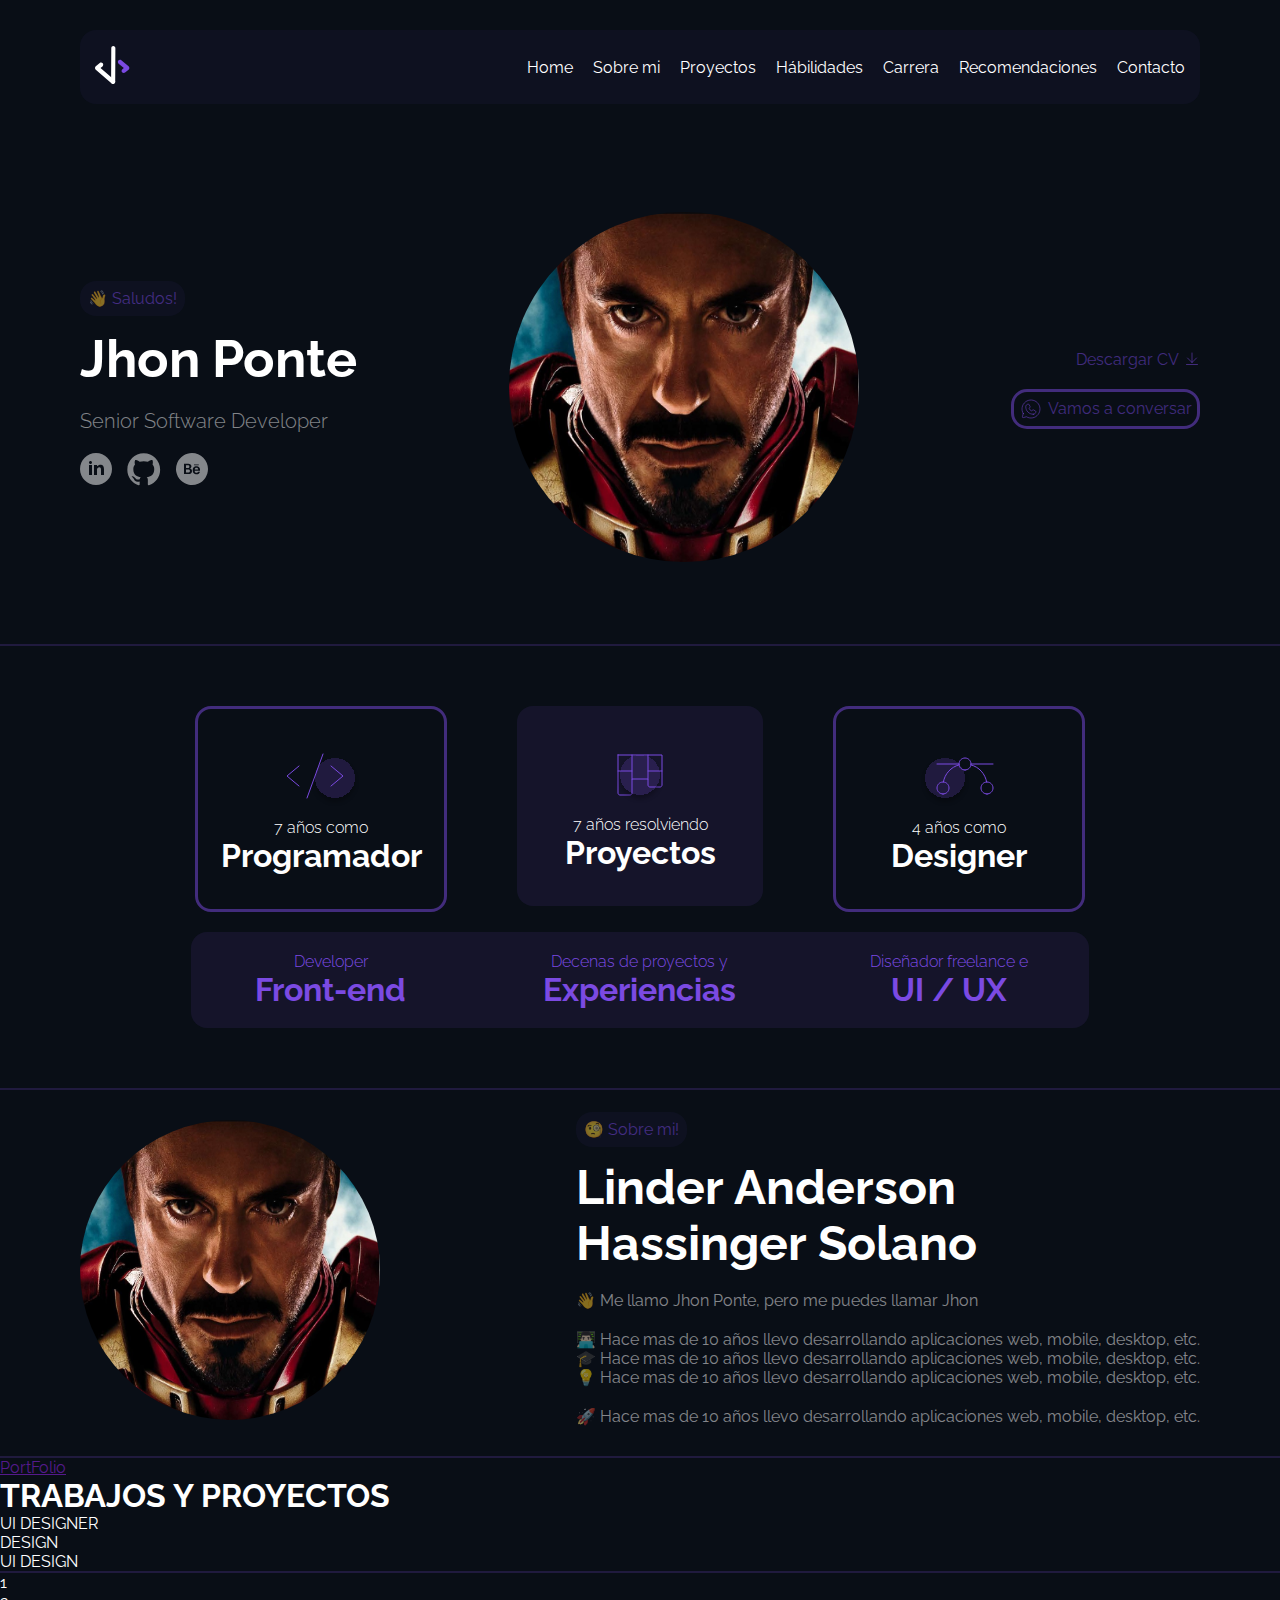
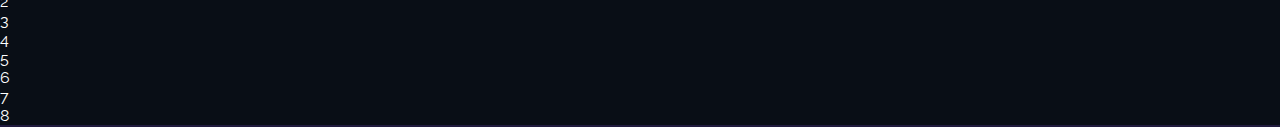
<file: index.html>
<!DOCTYPE html>
<html lang="en">
  <head>
    <meta charset="UTF-8" />
    <meta name="viewport" content="width=device-width, initial-scale=1.0" />
    <title>Linder Hassinger - Senior Software Developer - VML</title>

    <link rel="preconnect" href="https://fonts.googleapis.com" />
    <link rel="preconnect" href="https://fonts.gstatic.com" crossorigin />
    <link
      href="https://fonts.googleapis.com/css2?family=Raleway:wght@100;200;300;400;500;600;700;800;900&display=swap"
      rel="stylesheet"
    />

    <link rel="stylesheet" href="./css/style.css" />
  </head>
  <body>
    <nav class="flex align-center">
      <div>
        <img src="./images/logo-1.svg" width="35" height="40" alt="" />
      </div>
      <div>
        <ul class="nav-list flex">
          <li>
            <a href="#">Home</a>
          </li>
          <li>
            <a href="#">Sobre mi</a>
          </li>
          <li>
            <a href="#">Proyectos</a>
          </li>
          <li>
            <a href="#">Hábilidades</a>
          </li>
          <li>
            <a href="#">Carrera</a>
          </li>
          <li>
            <a href="#">Recomendaciones</a>
          </li>
          <li>
            <a href="#">Contacto</a>
          </li>
        </ul>
      </div>
    </nav>
    <main class="flex align-center">
      <div>
        <span class="gretting">👋 Saludos!</span>
        <h1 class="title">Jhon Ponte</h1>
        <p class="description">Senior Software Developer</p>
        <div class="social-links align-center">
          <a href="">
            <img src="./images/linkedin.svg" alt="" />
          </a>
          <a href="">
            <img src="./images/github.svg" alt="" />
          </a>
          <a href="">
            <img src="./images/behance.svg" alt="" />
          </a>
        </div>
      </div>
      <div class="container-profile">
        <img
          src="./images/profile.jpeg"
          alt="Jhon Ponte - Foto de perfil"
        />
      </div>
      <div class="container-contact">
        <a href="#" class="align-center">
          Descargar CV
          <img src="./images/download.svg" alt="" />
        </a>
        <a href="" class="align-center">
          <img src="./images/whatsapp.svg" alt="" />
          Vamos a conversar
        </a>
      </div>
    </main>
    <hr class="divider" />
    <section>
      <div class="container-cards">
        <div>
          <img src="./images/code-icon.svg" alt="" />
          <p>7 años como</p>
          <h5>Programador</h5>
        </div>
        <div>
          <img src="./images/projects-icon.svg" alt="" />
          <p>7 años resolviendo</p>
          <h5>Proyectos</h5>
        </div>
        <div>
          <img src="./images/design-icon.svg" alt="" />
          <p>4 años como</p>
          <h5>Designer</h5>
        </div>
      </div>
      <div class="container-summary">
        <div>
          <p>Developer</p>
          <p>Front-end</p>
        </div>
        <div>
          <p>Decenas de proyectos y</p>
          <p>Experiencias</p>
        </div>
        <div>
          <p>Diseñador freelance e</p>
          <p>UI / UX</p>
        </div>
      </div>
    </section>
    <hr class="divider" />
    <section class="container-about-me">
      <div>
        <img
          src="./images/profile.jpeg"
          alt="Jhon Ponte - Foto de perfil"
        />
      </div>
      <div>
        <span class="gretting">🧐 Sobre mi!</span>
        <h2 class="mt-20">Linder Anderson</h2>
        <h2 class="mb-20">Hassinger Solano</h2>
        <p class="mb-20">
          👋 Me llamo Jhon Ponte, pero me puedes llamar Jhon
        </p>
        <p>
          👨🏻‍💻 Hace mas de 10 años llevo desarrollando aplicaciones web, mobile,
          desktop, etc.
        </p>
        <p>
          🎓 Hace mas de 10 años llevo desarrollando aplicaciones web, mobile,
          desktop, etc.
        </p>
        <p>
          💡 Hace mas de 10 años llevo desarrollando aplicaciones web, mobile,
          desktop, etc.
        </p>
        <p class="mt-20">
          🚀 Hace mas de 10 años llevo desarrollando aplicaciones web, mobile,
          desktop, etc.
        </p>
      </div>
    </section>
    <hr class="divider" />
    <section>
      <div>
        <a href="">PortFolio</a>
        <H1>TRABAJOS Y PROYECTOS</H1>
        <div>UI DESIGNER</div>
        <div>DESIGN</div>
        <div>UI DESIGN</div>
      </div>
    </section>
    <hr class="divider" />
    <section>
      <div>1</div>
      <div>2</div>
      <div>3</div>
      <div>4</div>
      <div>5</div>
      <div>6</div>
      <div>7</div>
      <div>8</div>
      
    </section>
    <hr class="divider" />
    <section>
      
    </section>
  </body>
</html>
</file>
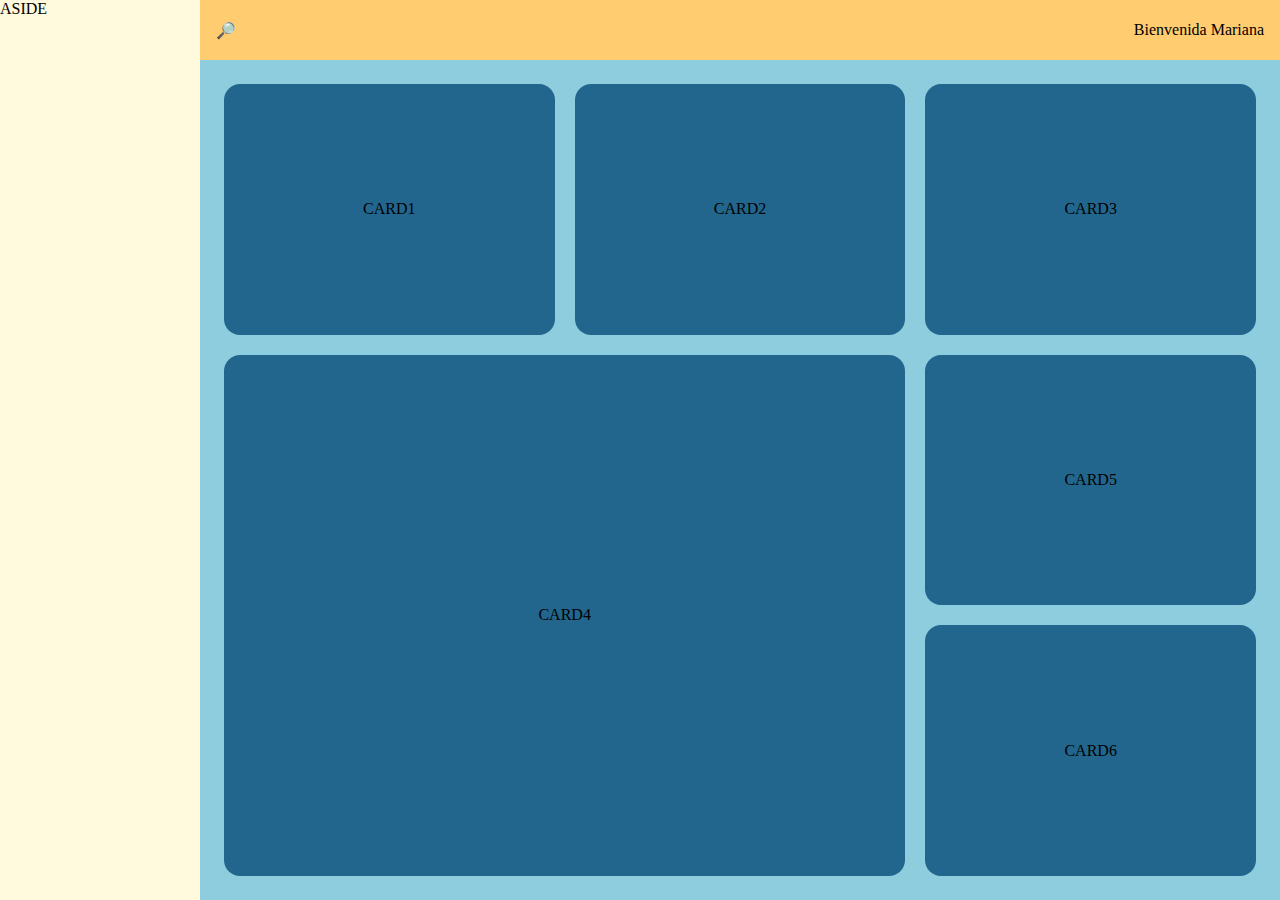
<file: semana-4/tutoria/index.html>
<!DOCTYPE html>
<html lang="en">
<head>
  <meta charset="UTF-8">
  <meta name="viewport" content="width=device-width, initial-scale=1.0">
  <title>Dashboard con CSS Grid</title>
  <link rel="stylesheet" href="./styles.css">
</head>
<body>
  <header class="header">
    <span>🔎</span>
    <span>Bienvenida Mariana</span>
  </header>
  <aside class="sidebar">ASIDE</aside>
  <main class="main">
    <div class="card">CARD1 </div>
    <div class="card">CARD2 </div>
    <div class="card">CARD3 </div>
    <div class="card">CARD4 </div>
    <div class="card">CARD5 </div>
    <div class="card">CARD6 </div>
  </main>
</body>
</html>
</file>
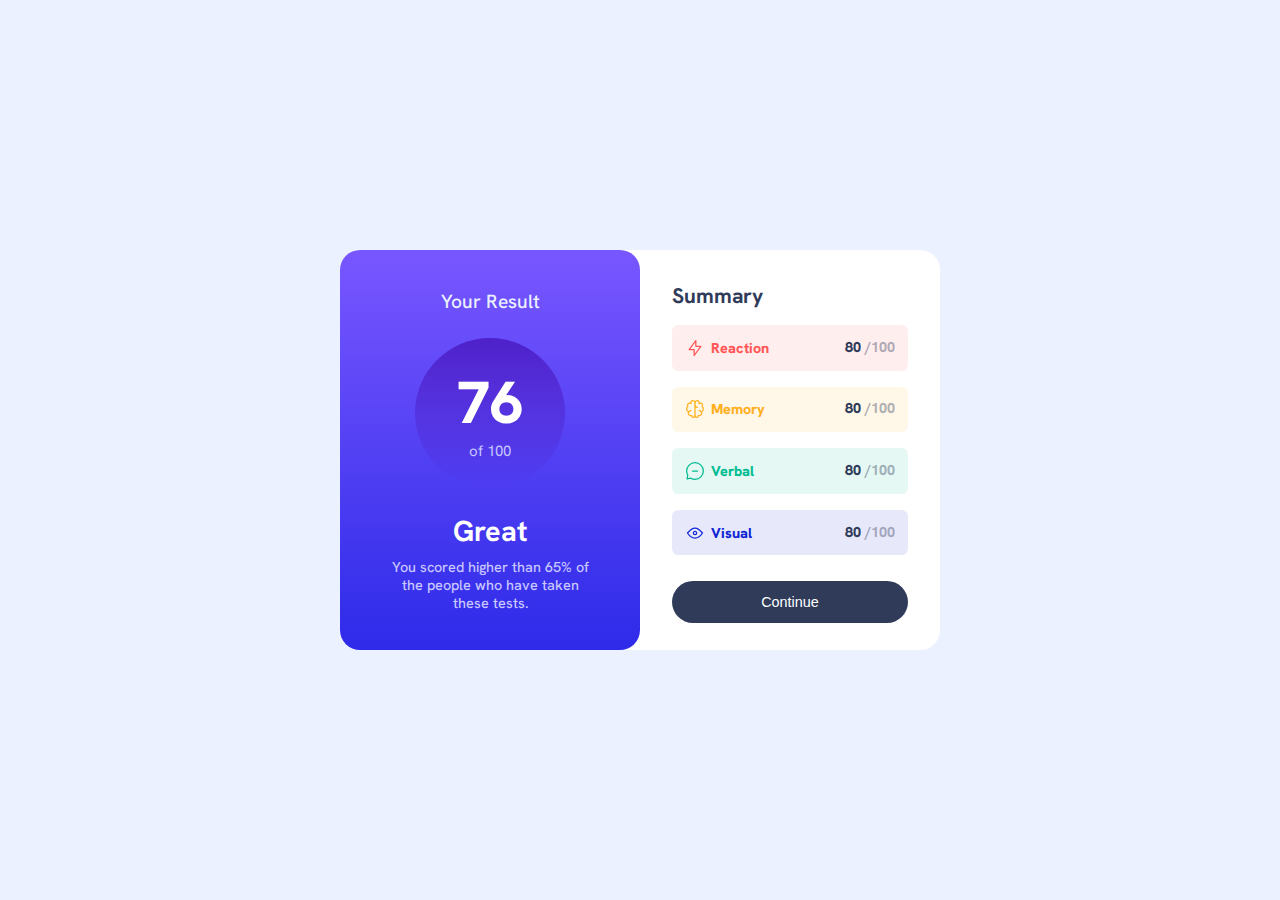
<file: semana-3/challenges/Summary_Component/index.html>
<!DOCTYPE html>
<html lang="en">
<head>
  <meta charset="UTF-8">
  <meta name="viewport" content="width=device-width, initial-scale=1.0">
  <title>Summary Component</title>
  <link rel="stylesheet" href="./styles.css">
</head>
<body>
  <main class="summary-component">
    <section class="result">
      <h3 class="result__subtitle">Your Result</h3>
      <div class="result__stats">
        <h1>76</h1>
        <small>of 100</small>
      </div>

      <h2 class="result__title">Great</h2>
      <p class="result__text">You scored higher than 65% of the people who have taken these tests.</p>
    </section >
      
    <section class="summary">
      <h3 class="summary__title">Summary</h3>
      <div class="summary__wrap">
        <div class="summary-row summary-row--danger">
          <div class="summary-row__title">
            <img src="./assets/images/icon-reaction.svg" alt="">
            Reaction
          </div>
          <div class="summary-row__stats">
            80 <span>/100</span>
          </div>
        </div>

        <div class="summary-row summary-row--warning">
          <div class="summary-row__title">
            <img src="./assets/images/icon-memory.svg" alt="">
            Memory
          </div>
          <div class="summary-row__stats">
            80 <span>/100</span>
          </div>
        </div>

        <div class="summary-row summary-row--success">
          <div class="summary-row__title">
            <img src="./assets/images/icon-verbal.svg" alt="">
            Verbal
          </div>
          <div class="summary-row__stats">
            80 <span>/100</span>
          </div>
        </div>

        <div class="summary-row summary-row--info">
          <div class="summary-row__title">
            <img src="./assets/images/icon-visual.svg" alt="">
            Visual
          </div>
          <div class="summary-row__stats">
            80 <span>/100</span>
          </div>
        </div>
      </div>
      <button class="summary__button">Continue</button>
    </section>
  </main>
</body>
</html>
</file>
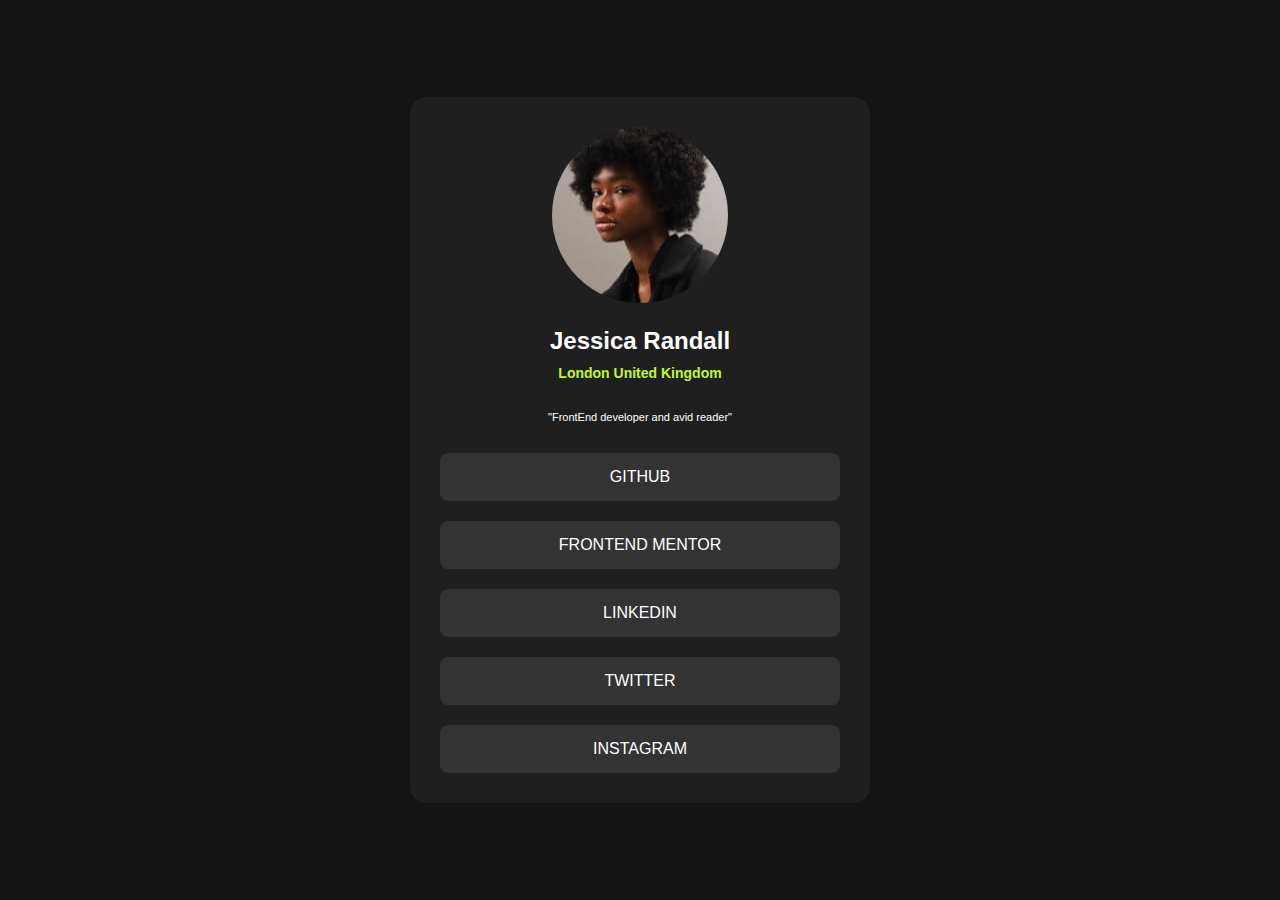
<file: semana-1/reto-1.html>
<!DOCTYPE html>
<html lang="en">
<head>
    <meta charset="UTF-8">
    <meta name="viewport" content="width=device-width, initial-scale=1.0">
    <link rel="stylesheet" href="./css/style.css">
    <title>Codigo 18- Reto 1</title>
</head>
<body>
    <main>
        <div>
            <img src="./imagenes/avatar-jessica.jpeg" 
                    alt="Perfil de Jessica Randall"/>                     
            <h1>Jessica Randall</h1>
            <h3>London United Kingdom</h3>
            <p>"FrontEnd developer and avid reader"</p>
        
            <ul>
                <li><a href="https://github.com/">GITHUB</a></li>
                <li><a href="https://www.frontendmentor.io/">FRONTEND MENTOR</a></li>
                <li><a href="https://www.linkedin.com/">LINKEDIN</a></li>
                <li><a href="https://twitter.com/">TWITTER</a></li>
                <li><a href="https://www.instagram.com/">INSTAGRAM</a></li>
            </ul>
        </div>
    </main>
</body>
</html>
</file>
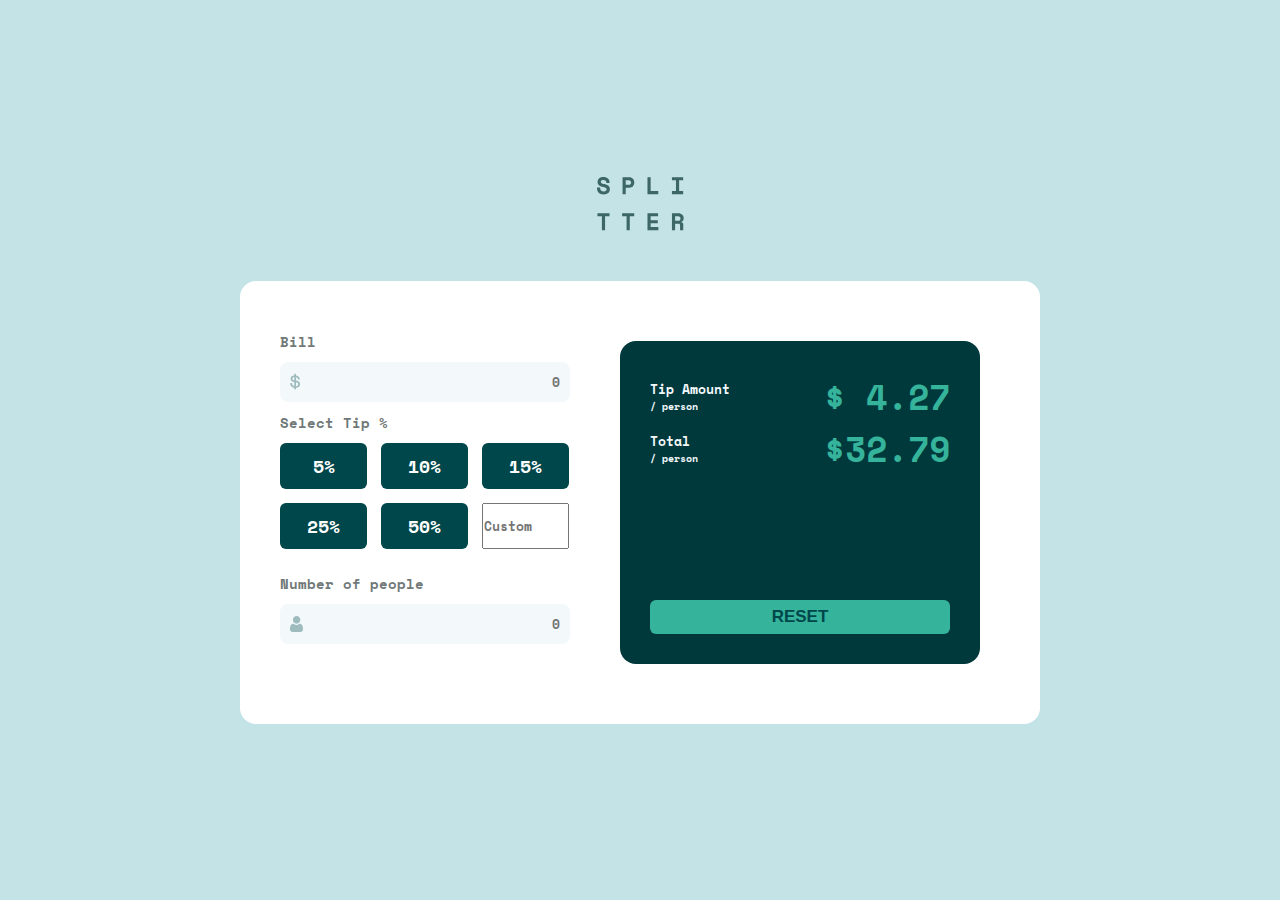
<file: semana-2/tip-calculator.html>
<!DOCTYPE html>
<html lang="en">
  <head>
    <meta charset="UTF-8" />
    <meta name="viewport" content="width=device-width, initial-scale=1.0" />
    <title>Reto 2 - Tip Calculator</title>
    <link rel="icon" href="./images/favicon-32x32.png" type="image/x-icon">
    
    <link rel="preconnect" href="https://fonts.googleapis.com" />
    <link rel="preconnect" href="https://fonts.gstatic.com" crossorigin />
    <link
      href="https://fonts.googleapis.com/css2?family=Space+Mono:wght@400;700&display=swap"
      rel="stylesheet"
    />

    <link rel="stylesheet" href="./css/style.css" />
  </head>
  <body>
    <main>
      <img src="./images/logo.svg" alt="" />


      <form>
        <div>
          <div>
            <label for="input-bill" class="text-title">Bill</label>
            <div class="container-input">
              <img src="./images/icon-dollar.svg" alt="" />
              <input id="input-bill" type="text" placeholder="0" />
            </div>
          </div>
          <div>
            <p class="text-title">Select Tip %</p>
            <div class="container-percentage">
              <button>5%</button>
              <button>10%</button>
              <button>15%</button>
              <button>25%</button>
              <button>50%</button>
              <input type="text" placeholder="Custom" />
            </div>
          </div>
          <div>
            <label for="input-people" class="text-title"
              >Number of people</label
            >
            <div class="container-input">
              <img src="./images/icon-person.svg" alt="" />
              <input id="input-people" type="text" placeholder="0" />
            </div>
          </div>
        </div>



        <div class="container-calculo">

          <div class="container-calculo-pantalla">
            
            <div class="container-calculo-datos">
              <div>
                <p>Tip Amount</p>
                <p id="container-calculo-datos-span">/ person</p> 
              </div>

              <div>
                <p id="container-calculo-datos-numero">$ 4.27</p>
              </div>

            </div>

            <div class="container-calculo-datos">

              <div>
                <p>Total</p>
                <p id="container-calculo-datos-span">/ person</span>
              </div>

              <div >
                <p id="container-calculo-datos-numero">$32.79</p>
              </div>

            </div >
              <div class="container-botonreset">
                <button>RESET</button>
              </div>
            </div>

        </div>


      </form>
    </main>
  </body>
</html>
</file>
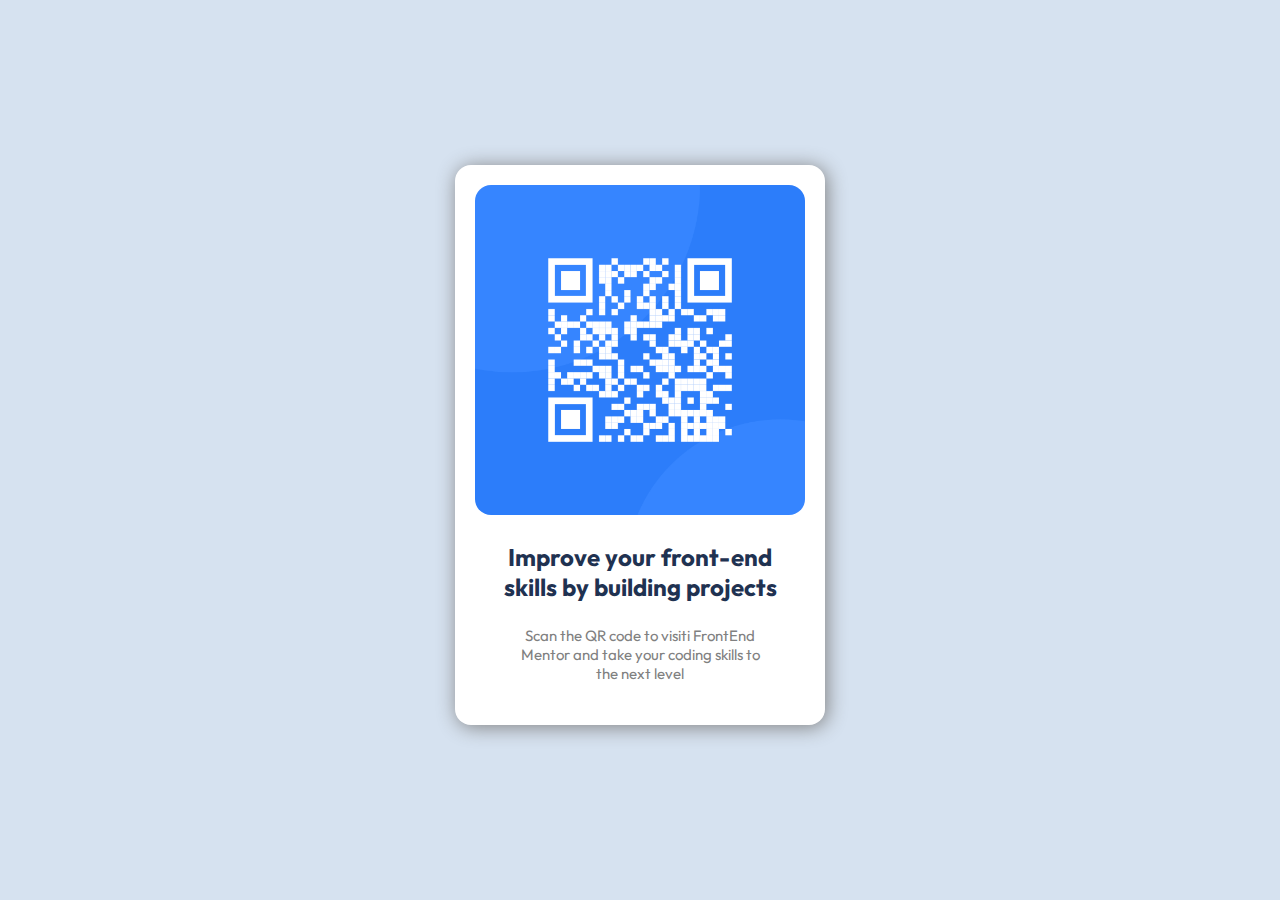
<file: desafios/qr-code-component/qr-code.html>
<!DOCTYPE html>
<html lang="en">
<head>
    <meta charset="UTF-8">
    <meta name="viewport" content="width=device-width, initial-scale=1.0">
    <title>Document</title>
    <link rel="icon" type="image/png" sizes="32x32" href="./images/favicon-32x32.png">


    <link rel="preconnect" href="https://fonts.googleapis.com">
    <link rel="preconnect" href="https://fonts.gstatic.com" crossorigin>
    <link href="https://fonts.googleapis.com/css2?family=Outfit&display=swap" rel="stylesheet">  

    <link href="https://fonts.googleapis.com/css2?family=Outfit:wght@700&display=swap" rel="stylesheet">

    <!-- background-color: hsl(218, 44%, 22%); -->
    
    <style>
        *{
            margin: 0;
            padding: 0;
        }

        body { 

            height: 100vh;
            background-color: hsl(212, 45%, 89%);
        } 

        .cuerpo{
            display: flex;            
            justify-content: center;
            justify-items: center;
        }

        /* .attribution a { 
            color: hsl(228, 45%, 44%); 
        } */

        .card{
            /* border-style: solid; */
            border-radius: 16px;
            background-color: white;
            margin-bottom: 10px;
            box-shadow: 2px 2px 20px gray
        }

       .QR {
            display: flex;
            justify-content: center;
            border-radius: 16px;
            padding: 20px;  
        }

        .QR > img {
            width: 330px;
            border-radius: 16px;
        }

        .titulocard{
            color: hsl(218, 44%, 22%);
            font-family: "Outfit", sans-serif;
            font-weight: 700;
            text-align: center;
            margin-bottom: 10px;   
            padding: 7px;          

        } 
        
        .parrafo {
            font-size: 15px;
            font-family: "Outfit", sans-serif;
            font-optical-sizing: auto;
            font-weight: 400;
            font-style: normal;
            text-align: center;
            padding: 7px;        
            color: gray


        }

        .cardpie{            
            padding-bottom: 35px;

        }

        .div-center {
            position: absolute;
            left: 50%;
            top: 50%;
            transform: translate(-50%, -50%); 
        }
    </style>
</head>
<body>
    <main>
        <div class="div-center">
            <div class="card">             
                <div class="QR">
                    <img src="../qr-code-component/images/image-qr-code.png" alt="">
                </div> 

                <div class="cardpie">
                    <h2 class="titulocard">Improve your front-end <br> skills by building projects</h2>
                    <p class="parrafo">Scan the QR code to visiti FrontEnd <br> Mentor and take your coding skills to <br> the next level</p>    
                </div>        

            </div>
        </div>
    </main>    
</body>

</html>
</file>
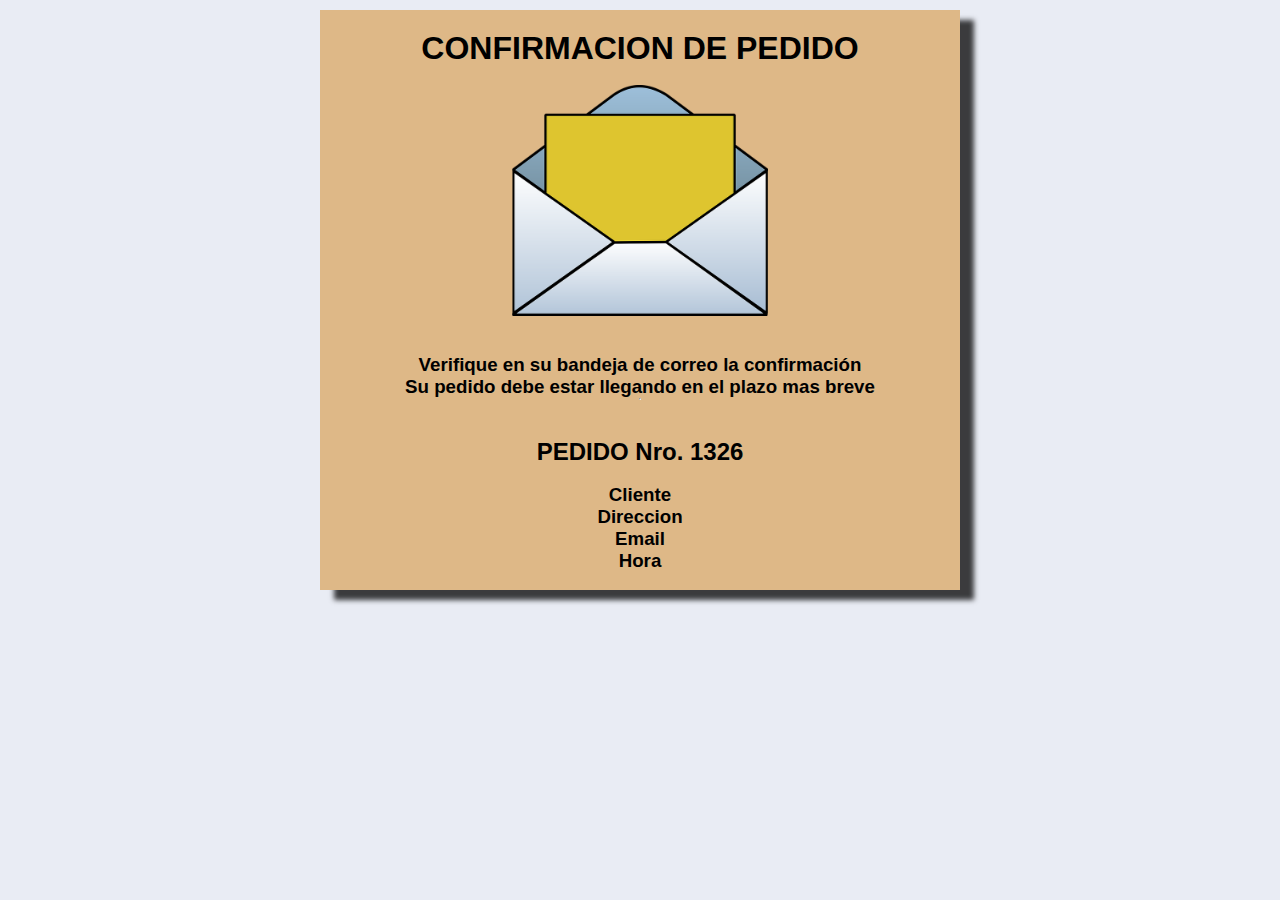
<file: trabajofinal/html/cierre.html>
<!DOCTYPE html>
<html lang="en">
<head>
    <meta charset="UTF-8">
    <meta name="viewport" content="width=device-width, initial-scale=1.0">
    <link rel="stylesheet" href="../css/stylos.css">
    <script src="../js/cierre.js"></script>        
    <title>Cierre de Venta</title>
</head>
<body id="body_cierre">
    <div id="cuerpo">
        <h1 id="confirmacion">CONFIRMACION DE PEDIDO</h1><br>
        <div id="carta">

            <img id="carta-img" src="../assets/img/envelope1.png" alt="" srcset="">
        </div>

        <div id="mensaje">
            <br>
            <h3>Verifique en su bandeja de correo la confirmación</h2>
            <h3>Su pedido debe estar llegando en el plazo mas breve</h2>
            <hr>
        </div>
        <br>
        <div id="pedido">
            <h2>PEDIDO Nro. 1326</h2>
        </div>
        <br>
        <div id="datos">
            <h3 id="cliente">Cliente </h3>
            <h3 id="direccion">Direccion </h3>
            <h3 id="email">Email </h3>
            <h3 id="hora">Hora </h3>
        </div>
        <br>
    </div>
    
</body>


</html>
</file>
<file: css/style.css>
* {
  margin: 0;
  padding: 0;
}

body {
  font-family: "Raleway", sans-serif;
  background-color: #090e16;
  color: #fff;
}

.align-center {
  align-items: center;
}

.flex {
  display: flex;
}

.divider {
  border: rgba(123, 74, 226, 0.2) solid 0.5px;
}

nav {
  /* space-between: Separa elementos de extremo a extremo */
  justify-content: space-between;
  background-color: rgba(123, 74, 226, 0.05);
  /* margin-top: 30px;
  margin-bottom: 30px;
  margin-left: 80px;
  margin-right: 80px; */
  margin: 30px 80px;
  padding: 15px;
  border-radius: 16px;
}

.nav-list {
  list-style: none;
  /* espacio entre cada elemento del contenedor */
  gap: 20px;
}

.nav-list > li > a {
  text-decoration: none;
  color: #fff;
}

.nav-list > li > a:hover {
  color: rgba(123, 74, 226, 0.5);
}

main {
  height: 50vh;
  justify-content: space-between;
  padding: 30px 80px;
}

.gretting {
  background-color: rgba(123, 74, 226, 0.05);
  color: rgba(123, 74, 226, 0.5);
  padding: 8px;
  border-radius: 16px;
}

.title {
  font-size: 52px;
  margin-top: 20px;
  margin-bottom: 20px;
}

.description {
  font-size: 20px;
  color: rgba(255, 255, 255, 0.5);
  font-weight: 300;
  margin-bottom: 20px;
}

.social-links {
  display: flex;
  gap: 15px;
}

.container-profile > img {
  width: 350px;
  height: 350px;
  border-radius: 50%;
}

.container-contact {
  display: flex;
  flex-direction: column;
  gap: 20px;
  align-items: end;
}

.container-contact > a {
  text-decoration: none;
  color: rgba(123, 74, 226, 0.5);
}

.container-contact > a:first-child {
  display: flex;
  gap: 5px;
}

.container-contact > a:last-child {
  border: rgba(123, 74, 226, 0.5) solid;
  display: flex;
  gap: 5px;
  padding: 5px;
  border-radius: 16px;
}

.container-cards {
  display: flex;
  justify-content: center;
  gap: 70px;
  margin-top: 60px;
  margin-bottom: 20px;
}

.container-cards > div {
  display: flex;
  border: solid rgba(123, 74, 226, 0.5);
  flex-direction: column;
  justify-content: center;
  align-items: center;
  width: 246px;
  height: 200px;
  border-radius: 16px;
}

.container-cards > div:nth-child(2) {
  background-color: rgba(123, 74, 226, 0.1);
  border: none;
}

.container-cards > div > p {
  font-weight: 300;
  margin-top: 10px;
}

.container-cards > div > h5 {
  font-size: 32px;
  font-weight: bold;
}

.container-summary {
  display: flex;
  justify-content: center;
  gap: 70px;
  background-color: rgba(123, 74, 226, 0.1);
  width: 858px;
  margin: auto;
  padding: 20px;
  margin-bottom: 60px;
  border-radius: 16px;
  color: #7b4ae2;
}

.container-summary > div > p:first-child {
  font-weight: 300;
}

.container-summary > div > p:last-child {
  font-weight: bold;
  font-size: 32px;
}

.container-summary > div {
  width: 246px;
  text-align: center;
}

.container-about-me {
  display: flex;
  justify-content: space-between;
  padding: 30px 80px;
}

.container-about-me > div > img {
  width: 300px;
  height: 300px;
  border-radius: 50%;
}

.mt-20 {
  margin-top: 20px;
}

.mb-20 {
  margin-bottom: 20px;
}

.container-about-me > div > h2 {
  font-size: 48px;
}

.container-about-me > div > p {
  color: rgba(255, 255, 255, 0.5);
}
</file>
<file: semana-4/tutoria/styles.css>
:root {
    --bg-1: #FFCC70;
    --bg-2: #FFFADD;
    --bg-3: #8ECDDD;
    --bg-4: #22668D;
  
  }
  
  * {
    margin: 0;
    box-sizing: border-box;
  }
  
  body {
    height: 100vh;
  
    display: grid;
  
    grid-template-columns: 200px 1fr;
    grid-template-rows: 60px 1fr;
  
    grid-template-areas: 
    "side header"
    "side main";
  }
  
  .header {
    background-color: var(--bg-1);
    grid-area: header;
  
    display: flex;
    justify-content: space-between;
    align-items: center;
    padding: 16px;
  }
  
  .sidebar {
    background-color: var(--bg-2);
    grid-area: side;
  }
  
  .main {
    background-color: var(--bg-3);
    grid-area: main;
  
    display: grid;
  
    grid-template-columns: 1fr 1fr 1fr;
    grid-template-rows: 1fr 1fr 1fr;
  
    /* grid-template-areas: 
    "c1 c2 c3"
    "c4 c4 c5"
    "c4 c4 c6"; */
    
    gap: 20px;
    padding: 24px;
  }
  
  .card {
    background-color: var(--bg-4);
  
    display: flex;
    justify-content: center;
    align-items: center;
    border-radius: 16px;
  }
  
  .card:nth-child(1) {
    /* grid-area: c1; */
    grid-column-start: 1;
    grid-column-end: 2;
  
    grid-row-start: 1;
    grid-row-end: 2;
  }
  
  .card:nth-child(2) {
    /* grid-area: c2; */
    grid-column: 2/ span 1;
    grid-row: 1/2;
  }
  
  .card:nth-child(3) {
    /* grid-area: c3; */
    /* grid-area: row-start / column-start / row-end / column-end; */
    grid-area: 1/3/2/4;
  }
  
  .card:nth-child(4) {
    /* grid-area: c4; */
    grid-area: 2/1/4/3;
  }
  
  .card:nth-child(5) {
    /* grid-area: c5; */
    grid-area: 2/3/3/4;
  }
  
  .card:nth-child(6) {
    /* grid-area: c6; */
    grid-area: 3/3/4/4;
  }
  
  @media (max-width: 768px) {
    body {
      grid-template-columns: 80px 1fr;
    }
  
    .main {
      grid-template-columns: 1fr;
      grid-template-rows: repeat(6, 200px);
  
      grid-template-areas: initial;
    }
  
    .card {
      grid-area: initial !important;
    }
  }
</file>
<file: semana-3/challenges/Summary_Component/styles.css>
@import url('https://fonts.googleapis.com/css2?family=Hanken+Grotesk:wght@100..900&family=Overpass:wght@800&display=swap');

* {
  box-sizing: border-box;
  margin: 0;
}

body {
  font-family: "Hanken Grotesk", sans-serif;
  font-size: 18px;
  background-color: hsl(221, 100%, 96%);
  height: 100vh;
  display: flex;
  justify-content: center;
  align-items: center;
}

.summary-component {
  height: 400px;
  /* border: 1px solid red; */
  border-radius: 20px;
  background-color: hsl(0, 0%, 100%);
  display: flex;

}

.result {
  width: 300px;
  padding: 2rem;
  border-radius: 20px;
  background: linear-gradient(0deg, hsl(241, 81%, 54%) 0%, hsl(252, 100%, 67%) 100%);

  display: flex;
  flex-direction: column;
  justify-content: center;
  align-items: center;
  gap: 1.5rem;
}

.result__subtitle {
  font-size: 1.2rem;
  font-weight: 500;
  color: hsl(221, 100%, 96%);
}

.result__stats {
  background: linear-gradient(0deg, hsla(241, 72%, 46%, 0) 0%, hsla(256, 72%, 46%, 1) 100%);
  width: 150px;
  height: 150px;
  border-radius: 50%;

  display: flex;
  flex-direction: column;
  justify-content: center;
  align-items: center;
}

.result__stats h1 {
  font-size: 3.7rem;
  font-weight: 800;
  color: hsl(0, 0%, 100%);
}

.result__stats small {
  color: hsl(241, 100%, 89%);
}

.result__title {
  font-size: 1.8rem;
  color: hsl(0, 0%, 100%);
}


.result__text {
  font-size: 0.9rem;
  font-weight: 500;
  padding: 0 1rem;
  margin-top: -1rem;
  color: hsl(241, 100%, 89%);
  text-align: center;
}

.summary {
  width: 300px;
  padding: 2rem;

  display: flex;
  flex-direction: column;
  gap: 1rem;
}

.summary__title {
  color: hsl(224, 30%, 27%);
}

.summary__wrap {
  display: flex;
  flex-direction: column;
  gap: 1rem;
  /* border: 1px solid red; */
}

.summary-row {
  background: aquamarine;
  border-radius: .4rem;
  font-size: .9rem;
  font-weight: 800;

  padding: .8rem;
  display: flex;
  justify-content: space-between;
}

.summary-row__title {
  display: flex;
  align-items: center;
  gap: .4rem;
}

.summary-row__stats {
  color:hsl(224, 30%, 27%);
}

.summary-row__stats span {
  color: hsl(224, 30%, 27%, .4)
}

.summary-row--danger {
  background-color: hsl(0, 100%, 67%, .1);
}

.summary-row--danger .summary-row__title {
  color: hsl(0, 100%, 67%)
}

.summary-row--warning {
  background-color: hsl(39, 100%, 56%, .1);
}

.summary-row--warning .summary-row__title {
  color: hsl(39, 100%, 56%)
}

.summary-row--success {
  background-color: hsl(166, 100%, 37%, .1);
}

.summary-row--success .summary-row__title {
  color: hsl(166, 100%, 37%)
}

.summary-row--info {
  background-color: hsl(234, 85%, 45%, .1);
}

.summary-row--info .summary-row__title {
  color: hsl(234, 85%, 45%)
}

.summary__button {
  border: 0;
  padding: .8rem;
  border-radius: 2rem;
  background-color: hsl(224, 30%, 27%);
  color: hsl(0, 0%, 100%);
  font-size: .9rem;
  font-weight: 500;
  margin-top: .6rem;
}
</file>
<file: semana-1/css/style.css>
* {
    margin: 0;
    padding: 0;
}

body {
    background-color: hsl(0, 0%, 8%);
    color: white;
    font-family:'Helvetica', 'Arial Narrow', Arial, sans-serif
}

main {
    height: 100vh;
    display: flex;
    /* --- Para centrar verticalmente      */
    align-items: center;

    /* --- Para centrar horizontalmente */
    justify-content: center;

}
div{    
    background-color: hsl(0, 0%, 12%);
    width: 400px;
    padding: 30px;
    text-align: center;
    border-radius: 16px;
    /* border-style:solid; */
    /* border-color: brown; */
}

img{
    /* -- para poner redondo la imagen  */
    border-radius: 50%;
}

h1{
  font-size: 24px;
  margin-top: 20px;
}

h3{
    color: hsl(75, 94%, 57%);
    font-size: 14px;
    margin-top: 10px;
}

p{
    margin-top: 30px;
    font-size: 11px; 
    margin-bottom: 30px;   
}

ul {
    list-style: none; 
    list-style-type: none;     
    padding: 0;
    margin: 0;
}

ul > li > a{
    /* --- Quita la decoracion / subrayado del link */
    text-decoration: none;  

    color: white;
    display: block;
    margin-top: 20px;
    background-color: hsl(0, 0%, 20%);
    padding: 15px;
    border-radius: 8px;
} 

a:hover{
    background-color: hsl(75, 94%, 57%);
    color: rgb(0, 0, 0)
}
</file>
<file: semana-2/css/style.css>
* {
    margin: 0;
    padding: 0;
    box-sizing: border-box;
  }
  
  body {
    font-family: "Space Mono", monospace;
    font-weight: bold;
    background: #c3e3e6;  
  }
  
  input,
  button {
    font-family: "Space Mono", monospace;
    font-weight: bold;
  }
  
  main {
    display: flex;
    flex-direction: column;
    justify-content: center;
    align-items: center;
    height: 100vh;
    gap: 50px;
  }
  
  form {
    display: flex;
    background-color: #fff;
    padding: 40px;
    border-radius: 16px;
    gap: 30px;
    width: 800px;
  }
  
  form > div {
    flex: 1;
  }
  
  .container-input {
    display: flex;
    align-items: center;
    justify-content: space-between;
    padding: 10px;
    border-radius: 8px;
    background-color: #f3f8fb;
  }
  
  .container-input > input {
    border: none;
    outline: none;
    text-align: right;
    background-color: transparent;
  }
  
  .text-title {
    font-size: 14px;
    color: #717978;
    display: block;
    margin-bottom: 10px;
    margin-top: 10px;
  }
  
  .container-percentage {
    display: flex;
    flex-wrap: wrap;
    gap: 4.9%;
  }
  
  .container-percentage > * {
    width: 30%;
    margin-bottom: 4.9%;
  }
  
  .container-percentage > button {
    background-color: #00474b;
    color: #fff;
    padding: 7px;
    border: none;
    padding: 10px;
    font-size: 18px;
    border-radius: 6px;
    cursor: pointer;
  }

  .container-calculo{
    /* border-color:red;
    border-style: solid; */
  }


  .container-calculo-pantalla{
    padding: 30px;
    margin: 20px;
    border-radius: 16px;
    background: #00393c;
  }

  .container-calculo-datos{
    display: flex;
    justify-content: space-between; 
    align-items: center;
  }

  .container-calculo-datos > div > p {
    color: #f3f8fb;
    font-size: 13px;
  }

  #container-calculo-datos-span{
    font-size: 10px;     
  }

  #container-calculo-datos-numero{
    font-size: 35px; 
    color: #35b39b
  }

  .container-botonreset{ 
    display: flex;
    justify-content: center;
    width: 300px;
    margin-top: 125px;
  }

  .container-botonreset > button{
    width: 300px;
    border-radius: 6px;
    font-family: Arial, Helvetica, sans-serif;
    font-size: 17px;
    border-style: none;
    background: #35b39b;
    color: #00474b;    
    padding: 7px;
  }
</file>
<file: trabajofinal/css/stylos.css>
* {
    margin: 0;
    padding: 0;
    /* box-sizing: border-box;   */
}

/* ----- body ------- */
body {
	background: #E9ECF4;
	color: #000;
	font-family: 'Roboto', sans-serif;    
}

/* --- contenedor general --------- */

.container{
    width: 90%;
	max-width: 1200px;
    margin: 0px auto;
}


.container-encabezado{
    display: flex;
    flex-wrap: wrap; 

    align-items: center; 
    justify-content: center;    

}

.container-icono {  
    position: absolute;
    top: 5%;    
    text-align: center;

}

.container-icono > img{  
    /* border-style: solid;
    border-color: antiquewhite;
    border-width: 2px; */
    width: 150px;
    border-radius: 50%;
}

.container-icono-titulo{
    margin-top: 20px;
    color: antiquewhite; 
    text-align: center;   
}


.container-icono-titulo-horario{
    margin-top: 10px;
    background-color: green;
    color: antiquewhite; 
    text-align: center;   
    padding: 7px;    
}

.cabecera{    
    margin-top: 0px;
    margin-bottom: 0px;
    object-fit: cover;   
}

.cabecera > img { 
    width: 360px;       
    height: 360px;
}    

.carta{    
    padding: 12px; 
    width: 360px;         
}

.carta > h2 {
    text-align: center; 
    font-weight: bold;
    font-family: "IM Fell Great Primer", serif; 
}


.contenido {
    display: flex;
    flex-wrap: wrap;    
    gap: 10px;
    align-items: center;  
    justify-content: center;     
}


.card {
    /* border-style: solid;  */
    width: 470px;
    display: flex;      
    flex-direction: column; 
    padding: 15px;    
}

.card-presentacion{
    display: flex;        
    gap: 5px;
}

.card-img > img{
    width: 110px;
    object-fit: cover;    
}

.card-compras-botonagregar {
    text-decoration: none;
    border: none;
    cursor: pointer;
}

.card-compras-botonagregar > img{
    height: 25px; 
    width: 25px;
    object-fit: cover;      
    
}   

.card-texto{    
    width: 210px;
    text-align: justify;
}

.card-texto > p{
    font-size: 13px;        
}

.card-texto-titulo{
    font-weight: bold;
}

.card-datos {
    display: flex;      
    justify-content: space-between;
    align-items: center;
}
.card-precio{
    display: flex;      
    align-items: center;    
}

.card-precio > p {
    font-size: 18px;
    font-weight: bold;
}

.card-compras > img{
    width: 25px;
}


.container-pie{
    display: flex;
    flex-wrap: wrap;     
    gap: 10px; 
    align-items: center;   
    justify-content: center;   
}

 .pie {
    font-family: "IM Fell Great Primer", serif;
    padding: 12px;    
    background-color: #930001;
    color: antiquewhite; 
    text-align: center;

    margin-top: 0px;
    margin-bottom: 10px; 

    display: flex;
    justify-content: center;
    align-items: center;
    width: 337px;            
    gap: 10px;  

} 

.pie >div > h4{        
    text-align: center;
    font-size: 18px;
}    

.pie > div > img   {
    color: #000;    
    width: 30px;
}

.pie > div > i   {
    color: #000;    
    width: 60px;
}


.container-carrito{        
    position: fixed;
    top: 25%;
    left: 25%; 
    
    z-index: 9000;
    width: 50%;
    height: 50%;
    border: 2px solid; 
    background: white;    
}    
.vercarrito {
    display: block;
    position: relative;
    padding: 20px 0 0 0;    
    text-align: center;  
}

#lista-carrito{
    border: 2px solid;        
    font-family: Arial, Helvetica, sans-serif;
    border-collapse: collapse;
    width: 100%;
}

.lista-carrito-resumen{
    display: flex;
    justify-content:center;
}


table, th, td {
    border: 1px solid;        
}

th {
    padding-top: 12px;
    padding-bottom: 12px;
    background-color: maroon;
    color: white;
}

/* -- dando tamaño a las columnas del body del carrito */
th:nth-child(1) {    
    width: 10%    
}
th:nth-child(2) {    
    width: 20%    
}
th:nth-child(3) {    
    width: 7%    
}
th:nth-child(4) {    
    width: 8%    
}
th:nth-child(5) {    
    width: 8%    
}
th:nth-child(6) {    
    width: 5%    
}th:nth-child(7) {    
    width: 5%    
}

.card-compras-botonvercarrito{
    width: 120%;
    height: 40px;
    color: antiquewhite; 
    background-color: #930001;
    display: flex;    
    justify-content: center;
    align-items: center;
    gap: 10px;
    border: none;            
    cursor: pointer;
}

#contador-items{
    font-family: "Arial", serif;    
    font-size: 12px;
    color: greenyellow;    
    display: block;
}

/* ------- VENTANA MODAL  */
.modalDialog {
	position: fixed;
	font-family: Arial, Helvetica, sans-serif;
	top: 0;
	right: 0;
	bottom: 0;
	left: 0;
	background: rgba(0,0,0,0.8);
	z-index: 99999;
	opacity:0;
	-webkit-transition: opacity 400ms ease-in;
	-moz-transition: opacity 400ms ease-in; 
	transition: opacity 400ms ease-in;
	pointer-events: none;
}
.modalDialog:target {
	opacity:1;
	pointer-events: auto;
}
.modalDialog > div {
	width: 70%;
	position: relative;
	margin: 10% auto;
	padding: 5px 20px 13px 20px;
	border-radius: 10px;

	background: #fff;
	background: -moz-linear-gradient(#fff, #999);
	background: -webkit-linear-gradient(#fff, #999);
	background: -o-linear-gradient(#fff, #999);
    -webkit-transition: opacity 400ms ease-in;
    -moz-transition: opacity 400ms ease-in;
    transition: opacity 400ms ease-in;
}
.close {
	background: #606061;
	color: #FFFFFF;
	line-height: 25px;
	position: absolute;
	right: -12px;
	text-align: center;
	top: -10px;
	width: 24px;
	text-decoration: none;
	font-weight: bold;
	-webkit-border-radius: 12px;
	-moz-border-radius: 12px;
	border-radius: 12px;
	-moz-box-shadow: 1px 1px 3px #000;
	-webkit-box-shadow: 1px 1px 3px #000;
	box-shadow: 1px 1px 3px #000;
}
.close:hover { background: #00d9ff; }
/* ---------- FIN DE VENTANA MODAL  -------------------------*/

.lista-carrito-botones{
    display: flex;
    justify-content:center;
}

.button {    
    background-color: maroon;
    border: none;
    color: white;
    padding: 12px 25px;
    text-align: center;
    text-decoration: none;
    display: inline-block;  
    font-size: 13px;
    margin: 2px 2px;
    cursor: pointer;
    transition-duration: 0.4s;
}

.button-carrito {    
    border: none;
    color: black;
    padding: 15px 32px;
    text-align: center;
    text-decoration: none;    
    font-size: 16px;
    margin: 4px 2px;
    cursor: pointer;
    transition-duration: 0.4s;
}

.button:hover {
    background-color: #04AA6D; /* Green */
    color: white;
  }

.button-carrito:hover {    
    background-color: #46a049;
    color: white;
    border-radius: 70px;
}

#carta{
    display: flex;
    justify-content: center;    
}

#carta-img{
    width: 40%;
    height: 40% ;
    text-align: center;
}

#pedido{
    display: flex;    
    justify-content: center;
}

#mensaje {
    display: flex;
    align-items: center;
    flex-direction: column; 
    justify-content: center;
    padding: 20px;

}

#datos {
    display: flex;
    flex-direction: column;
    align-items: center;
}


#cuerpo{
    border-width: 4px;    
    background-color: burlywood;
    box-shadow: 14px 10px 5px 0px rgba(0,0,0,0.75);

}

#confirmacion{
    text-align: center;
    margin-top: 20px;
}

#body_cierre{
    /* height: 50vh; */
    padding: 10px;
     display: flex; 
    flex-direction: column; 
    align-items: center; 
    justify-content: center;     
} 


#cuerpo_modal{
    background-image: url("../assets/img/fondo_restaurante.png");
    opacity: 90%;
    display: flex;
    flex-direction: column;
    
    justify-content: center;          
    width: 50%;
    padding: 20px;
} 


/* #lista-carrito-cuerpo{
    border-style: solid;    
} */

/* .lista-carrito-div{
    border-style:solid;
    border-width: 3px;
    border-color: #fff;
} */

#lista-carrito-cuerpo-horizontal{
   display: flex;        
   justify-content: space-between;    
}   

#lista-carrito-cuerpo-titulo-horizontal{
    display: flex;                
 }

#lista-carrito-cuerpo-titulo{
    font-weight: bold;
    text-align: left;
    color:  #930001;
    font-size: 14px;
    font-family: Arial, sans-serif;
    /* font-family: Verdana, Geneva, Tahoma, sans-serif */
}


#lista-carrito-cuerpo-cantidad, #lista-carrito-cuerpo-precio{
    font-family: Arial, sans-serif;
    font-size: 14px;

}

 form {
    width: 270px;
    margin: auto;     
  }

  input[type=text], input[type=tel], input[type=email] {   
    width: 81%;
    padding: 10px 18px;
    margin: 4px;    
  }


  input[type=submit] {
    background-color: #4CAF50;
    color: white;
    padding: 14px 20px;
    margin: 8px 0;
    border: none;
    cursor: pointer;
    width: 100%}


/* .contacto{
    display: none;
} */

/* ---- DESKTOP  */
@media (min-width: 1280px) {
    .card-texto{    
        width: 350px;    
    }

    .carta {
        /* border-style: solid; */
        width: 993px;
    }

    .cabecera > img {        
        width: 1022px;                       
        object-fit: contain;
    }  

    .pie {        
        display: flex;
        justify-content: center;
        align-items: center;
        width: 998px;            
        gap: 10px;      
    }
    
    .pie >div > h4{        
        text-align: center;
        font-size: 18px;
        
    }
    .pie > div> img {
        margin : 10px auto;        
    }

    .modalDialog > div {
        width: 30%;
    }
}
</file>
